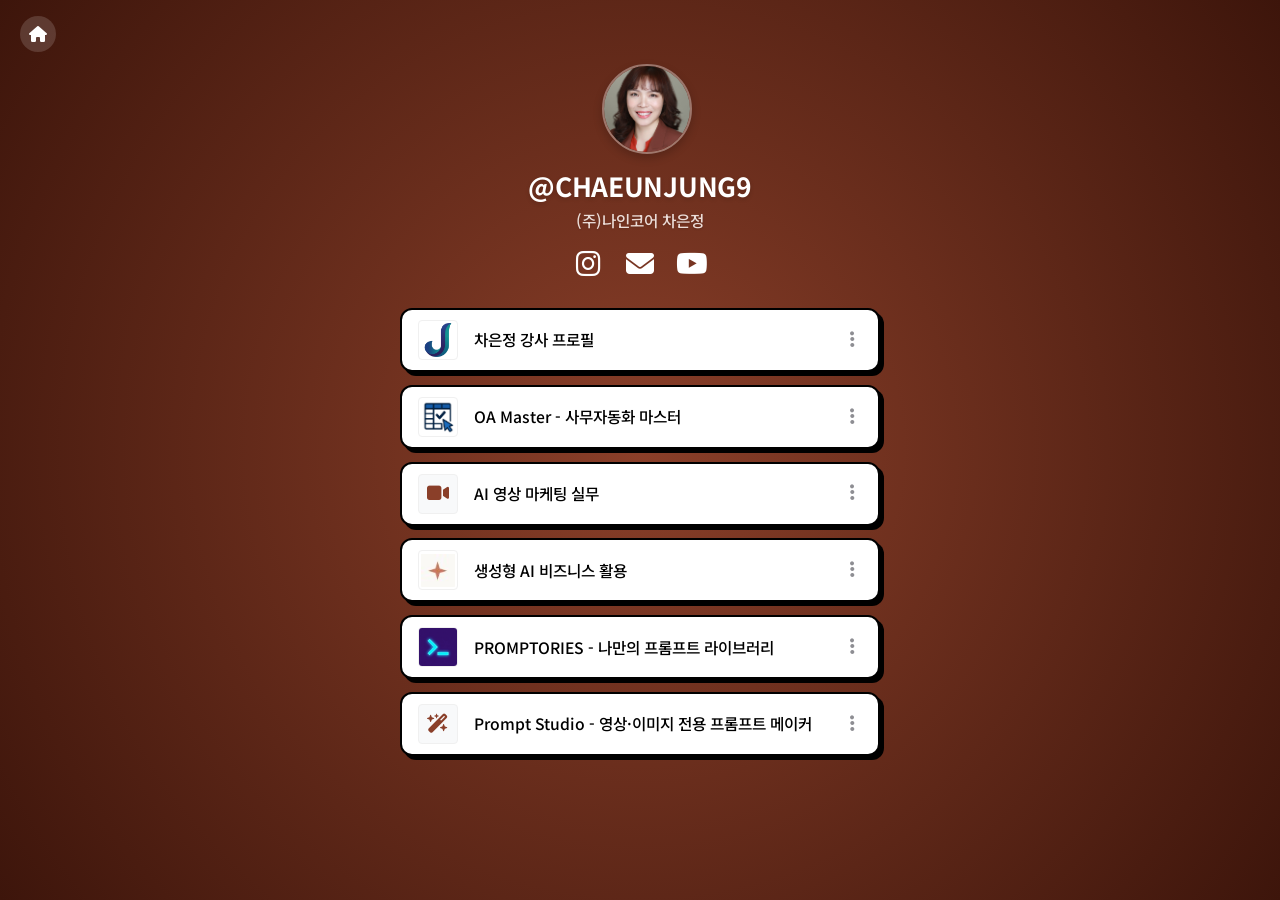
<file: index.html>
<!DOCTYPE html>
<html lang="ko">
<head>
    <meta charset="UTF-8">
    <meta name="viewport" content="width=device-width, initial-scale=1.0">
    <title>@CHAEUNJUNG9 링크트리 | 차은정</title>
    
    <!-- SEO Meta Tags -->
    <meta name="description" content="(주)나인코어 차은정의 도서, 프로젝트 및 주요 소셜 미디어 링크 모음 페이지입니다.">
    <meta name="keywords" content="차은정, 나인코어, 링크트리, 챗GPT, 자기소개서, 면접 트레이닝, OA Master, PROMPTORIES, 차쌤의 통하는 클라스">
    <meta name="author" content="차은정">
    
    <!-- Open Graph / Facebook -->
    <meta property="og:type" content="website">
    <meta property="og:title" content="@CHAEUNJUNG9 링크트리 | 차은정">
    <meta property="og:description" content="(주)나인코어 차은정의 도서, 프로젝트 및 주요 링크 모음">
    <meta property="og:image" content="images/cha-eunjung-profile.jpg">
    
    <!-- Fonts -->
    <link rel="preconnect" href="https://fonts.googleapis.com">
    <link rel="preconnect" href="https://fonts.gstatic.com" crossorigin>
    <link href="https://fonts.googleapis.com/css2?family=Noto+Sans+KR:wght@300;400;500;700;900&display=swap" rel="stylesheet">
    
    <!-- FontAwesome for Icons -->
    <link rel="stylesheet" href="https://cdnjs.cloudflare.com/ajax/libs/font-awesome/6.4.0/css/all.min.css">
    
    <style>
        :root {
            --font-family-ko: 'Noto Sans KR', sans-serif;
            /* Harmonizes with the rich terracotta brown jacket and warm red inner shirt in the photo */
            --bg-gradient: radial-gradient(circle at center, #8a3f29 0%, #3d150b 100%);
            --button-bg: #ffffff;
            --button-text: #000000;
            --button-border: #000000;
            --text-primary: #ffffff; /* White text for excellent contrast on dark background */
            --text-secondary: #ebdcd7; /* Warm light beige secondary text */
            --card-shadow: 4px 4px 0px #000000;
            --transition: all 0.15s ease;
        }

        * {
            box-sizing: border-box;
            margin: 0;
            padding: 0;
        }

        body {
            font-family: var(--font-family-ko);
            background: var(--bg-gradient);
            background-attachment: fixed;
            min-height: 100vh;
            color: var(--text-primary);
            display: flex;
            flex-direction: column;
            align-items: center;
            justify-content: flex-start;
            padding: 1rem 1.25rem 1rem 1.25rem;
            overflow-x: hidden;
            position: relative;
            -ms-overflow-style: none; /* IE and Edge */
            scrollbar-width: none; /* Firefox */
        }

        body::-webkit-scrollbar {
            display: none; /* Chrome, Safari, Opera */
        }

        /* Container */
        .container {
            width: 100%;
            max-width: 480px;
            display: flex;
            flex-direction: column;
            align-items: center;
            position: relative;
            min-height: auto;
            padding-top: 3rem;
        }

        /* Home Return Button (Top Left) */
        .home-btn {
            position: absolute;
            top: 1rem;
            left: 1.25rem;
            background: rgba(255, 255, 255, 0.15);
            color: var(--text-primary);
            border: none;
            width: 36px;
            height: 36px;
            border-radius: 50%;
            display: flex;
            align-items: center;
            justify-content: center;
            cursor: pointer;
            text-decoration: none;
            transition: var(--transition);
            z-index: 10;
        }

        .home-btn:hover {
            background: rgba(255, 255, 255, 0.25);
            transform: scale(1.08);
        }

        .home-btn i {
            font-size: 1rem;
        }

        /* Profile Section */
        .profile {
            display: flex;
            flex-direction: column;
            align-items: center;
            margin-bottom: 1.25rem;
            text-align: center;
        }

        .avatar-wrapper {
            position: relative;
            width: 90px;
            height: 90px;
            border-radius: 50%;
            overflow: hidden;
            margin-bottom: 0.75rem;
            border: 2px solid rgba(255, 255, 255, 0.35);
            box-shadow: 0 4px 10px rgba(0,0,0,0.2);
            left: 7px;
        }

        .avatar {
            width: 100%;
            height: 100%;
            object-fit: cover;
        }

        .username {
            font-size: 1.65rem;
            font-weight: 700;
            letter-spacing: -0.01em;
            margin-bottom: 0.25rem;
            color: var(--text-primary);
            text-shadow: 0 2px 4px rgba(0, 0, 0, 0.15);
        }

        .subtitle {
            font-size: 0.98rem;
            font-weight: 500;
            color: var(--text-secondary);
            margin-bottom: 1rem;
            text-shadow: 0 1px 2px rgba(0, 0, 0, 0.15);
        }

        /* Social Icons */
        .social-icons {
            display: flex;
            gap: 1.25rem;
            margin-bottom: 0.5rem;
        }

        .social-icon {
            color: var(--text-primary);
            font-size: 1.75rem;
            transition: var(--transition);
            text-decoration: none;
            display: flex;
            align-items: center;
            justify-content: center;
            width: 32px;
            height: 32px;
        }

        .social-icon:hover {
            transform: scale(1.15);
            color: #ffaca0; /* Soft warm coral/red matching the inner shirt red for hover effect */
        }

        /* Links List */
        .links-list {
            width: 100%;
            display: flex;
            flex-direction: column;
            gap: 0.8rem;
            margin-bottom: 0.5rem;
        }

        /* Link Card */
        .link-card {
            width: 100%;
            height: 64px;
            background: var(--button-bg);
            border-radius: 12px;
            color: var(--button-text);
            text-decoration: none;
            display: flex;
            align-items: center;
            padding: 0.5rem 1rem;
            border: 2px solid var(--button-border);
            box-shadow: var(--card-shadow);
            transition: var(--transition);
            position: relative;
        }

        .link-card:hover {
            transform: translate(-2px, -2px);
            box-shadow: 6px 6px 0px #000000;
        }

        .link-card:active {
            transform: translate(2px, 2px);
            box-shadow: 2px 2px 0px #000000;
        }

        .link-thumb {
            width: 40px;
            height: 40px;
            border-radius: 4px;
            object-fit: cover;
            margin-right: 1rem;
            flex-shrink: 0;
            border: 1px solid #f0f0f0;
            background-color: #ffffff;
        }

        .logo-img {
            object-fit: contain;
            padding: 2px;
        }

        .link-text {
            flex-grow: 1;
            font-size: 0.98rem;
            font-weight: 500;
            color: #000000;
            text-align: left;
            display: -webkit-box;
            -webkit-line-clamp: 2;
            line-clamp: 2;
            -webkit-box-orient: vertical;
            overflow: hidden;
            line-height: 1.35;
        }

        .more-btn {
            color: #8e8e93;
            font-size: 1.15rem;
            flex-shrink: 0;
            margin-left: 0.5rem;
            display: flex;
            align-items: center;
            justify-content: center;
            width: 20px;
        }

        .link-card:hover .more-btn {
            color: #000000;
        }



        /* Toast notification for sharing */
        .toast {
            position: fixed;
            bottom: 2rem;
            left: 50%;
            transform: translateX(-50%) translateY(100px);
            background: rgba(0, 0, 0, 0.85);
            color: white;
            padding: 0.75rem 1.5rem;
            border-radius: 30px;
            font-size: 0.9rem;
            font-weight: 500;
            z-index: 1000;
            box-shadow: 0 4px 16px rgba(0,0,0,0.3);
            transition: transform 0.3s cubic-bezier(0.175, 0.885, 0.32, 1.275);
            pointer-events: none;
            display: flex;
            align-items: center;
            gap: 0.5rem;
        }

        .toast.show {
            transform: translateX(-50%) translateY(0);
        }
    </style>
</head>
<body>
    <!-- Home Return Button (aligned with close button on parent modal) -->
    <a href="portfolio.html" class="home-btn" title="포트폴리오 돌아가기" id="btn-back-portfolio" onclick="handleHomeClick(event)">
        <i class="fa-solid fa-house"></i>
    </a>

    <div class="container">

        <!-- Profile Section -->
        <div class="profile">
            <div class="avatar-wrapper">
                <img src="images/cha-eunjung-3x4cm-bg-modified.jpg" alt="차은정 프로필 사진" class="avatar">
            </div>
            <h1 class="username">@CHAEUNJUNG9</h1>
            <p class="subtitle">(주)나인코어 차은정</p>
            
            <!-- Social Icons -->
            <div class="social-icons">
                <a href="https://instagram.com/chaeunjung9" class="social-icon" target="_blank" title="Instagram" id="link-instagram">
                    <i class="fa-brands fa-instagram"></i>
                </a>
                <a href="mailto:teacha99@gmail.com" class="social-icon" title="Email" id="link-email">
                    <i class="fa-solid fa-envelope"></i>
                </a>
                <a href="https://www.youtube.com/hrdmaker" class="social-icon" target="_blank" title="YouTube" id="link-youtube">
                    <i class="fa-brands fa-youtube"></i>
                </a>
            </div>
        </div>

        <!-- Links List -->
        <div class="links-list">
            <!-- Link 1 (Profile) -->
            <a href="portfolio.html" class="link-card" target="_blank" id="link-profile">
                <img src="images/favicon.png" alt="차은정 강사 프로필 로고" class="link-thumb logo-img">
                <span class="link-text">차은정 강사 프로필</span>
                <i class="fa-solid fa-ellipsis-vertical more-btn"></i>
            </a>

            <!-- Link 2 (OA Master) -->
            <a href="https://9core1.github.io/oa_master" class="link-card" target="_blank" id="link-oa-master">
                <img src="images/logo-oa-master.png" alt="OA Master 로고" class="link-thumb logo-img">
                <span class="link-text">OA Master - 사무자동화 마스터</span>
                <i class="fa-solid fa-ellipsis-vertical more-btn"></i>
            </a>

            <!-- Link 3 (AI Video Marketing) -->
            <a href="https://9core1.github.io/contents/" class="link-card" target="_blank" id="link-ai-marketing">
                <div class="link-thumb logo-img" style="display: flex; align-items: center; justify-content: center; background-color: #f8f9fa;">
                    <i class="fa-solid fa-video" style="font-size: 1.2rem; color: #8a3f29;"></i>
                </div>
                <span class="link-text">AI 영상 마케팅 실무</span>
                <i class="fa-solid fa-ellipsis-vertical more-btn"></i>
            </a>

            <!-- Link 4 (Biz) -->
            <a href="https://cha-ssem.github.io/biz/" class="link-card" target="_blank" id="link-biz">
                <img src="images/logo-biz.jpg" alt="biz 로고" class="link-thumb logo-img">
                <span class="link-text">생성형 AI 비즈니스 활용</span>
                <i class="fa-solid fa-ellipsis-vertical more-btn"></i>
            </a>
                        
            <!-- Link 5 (PROMPTORIES) -->
            <a href="https://9core1.github.io/promptories" class="link-card" target="_blank" id="link-promptories">
                <img src="images/logo-promptories.jpg" alt="PROMPTORIES 로고" class="link-thumb">
                <span class="link-text">PROMPTORIES - 나만의 프롬프트 라이브러리</span>
                <i class="fa-solid fa-ellipsis-vertical more-btn"></i>
            </a>

            <!-- Link 6 (Prompt Studio) -->
            <a href="https://9core1.github.io/promptmaker/" class="link-card" target="_blank" id="link-prompt-studio">
                <div class="link-thumb logo-img" style="display: flex; align-items: center; justify-content: center; background-color: #f8f9fa;">
                    <i class="fa-solid fa-wand-magic-sparkles" style="font-size: 1.2rem; color: #8a3f29;"></i>
                </div>
                <span class="link-text">Prompt Studio - 영상·이미지 전용 프롬프트 메이커</span>
                <i class="fa-solid fa-ellipsis-vertical more-btn"></i>
            </a>

        </div>


    </div>

    <!-- Toast Notification -->
    <div id="share-toast" class="toast">
        <i class="fa-solid fa-check-circle"></i>
        <span>링크가 클립보드에 복사되었습니다!</span>
    </div>

    <script>
        function copyLinkTreeUrl() {
            const dummy = document.createElement('input');
            const text = window.location.href;
            
            document.body.appendChild(dummy);
            dummy.value = text;
            dummy.select();
            
            try {
                document.execCommand('copy');
                const toast = document.getElementById('share-toast');
                toast.classList.add('show');
                
                setTimeout(() => {
                    toast.classList.remove('show');
                }, 2000);
            } catch (err) {
                console.error('URL 복사 실패:', err);
            } finally {
                document.body.removeChild(dummy);
            }
        }
        function handleHomeClick(event) {
            if (window.self !== window.top) {
                event.preventDefault();
                window.parent.postMessage('close-linktree-modal', '*');
            }
        }
    </script>
</body>
</html>
</file>
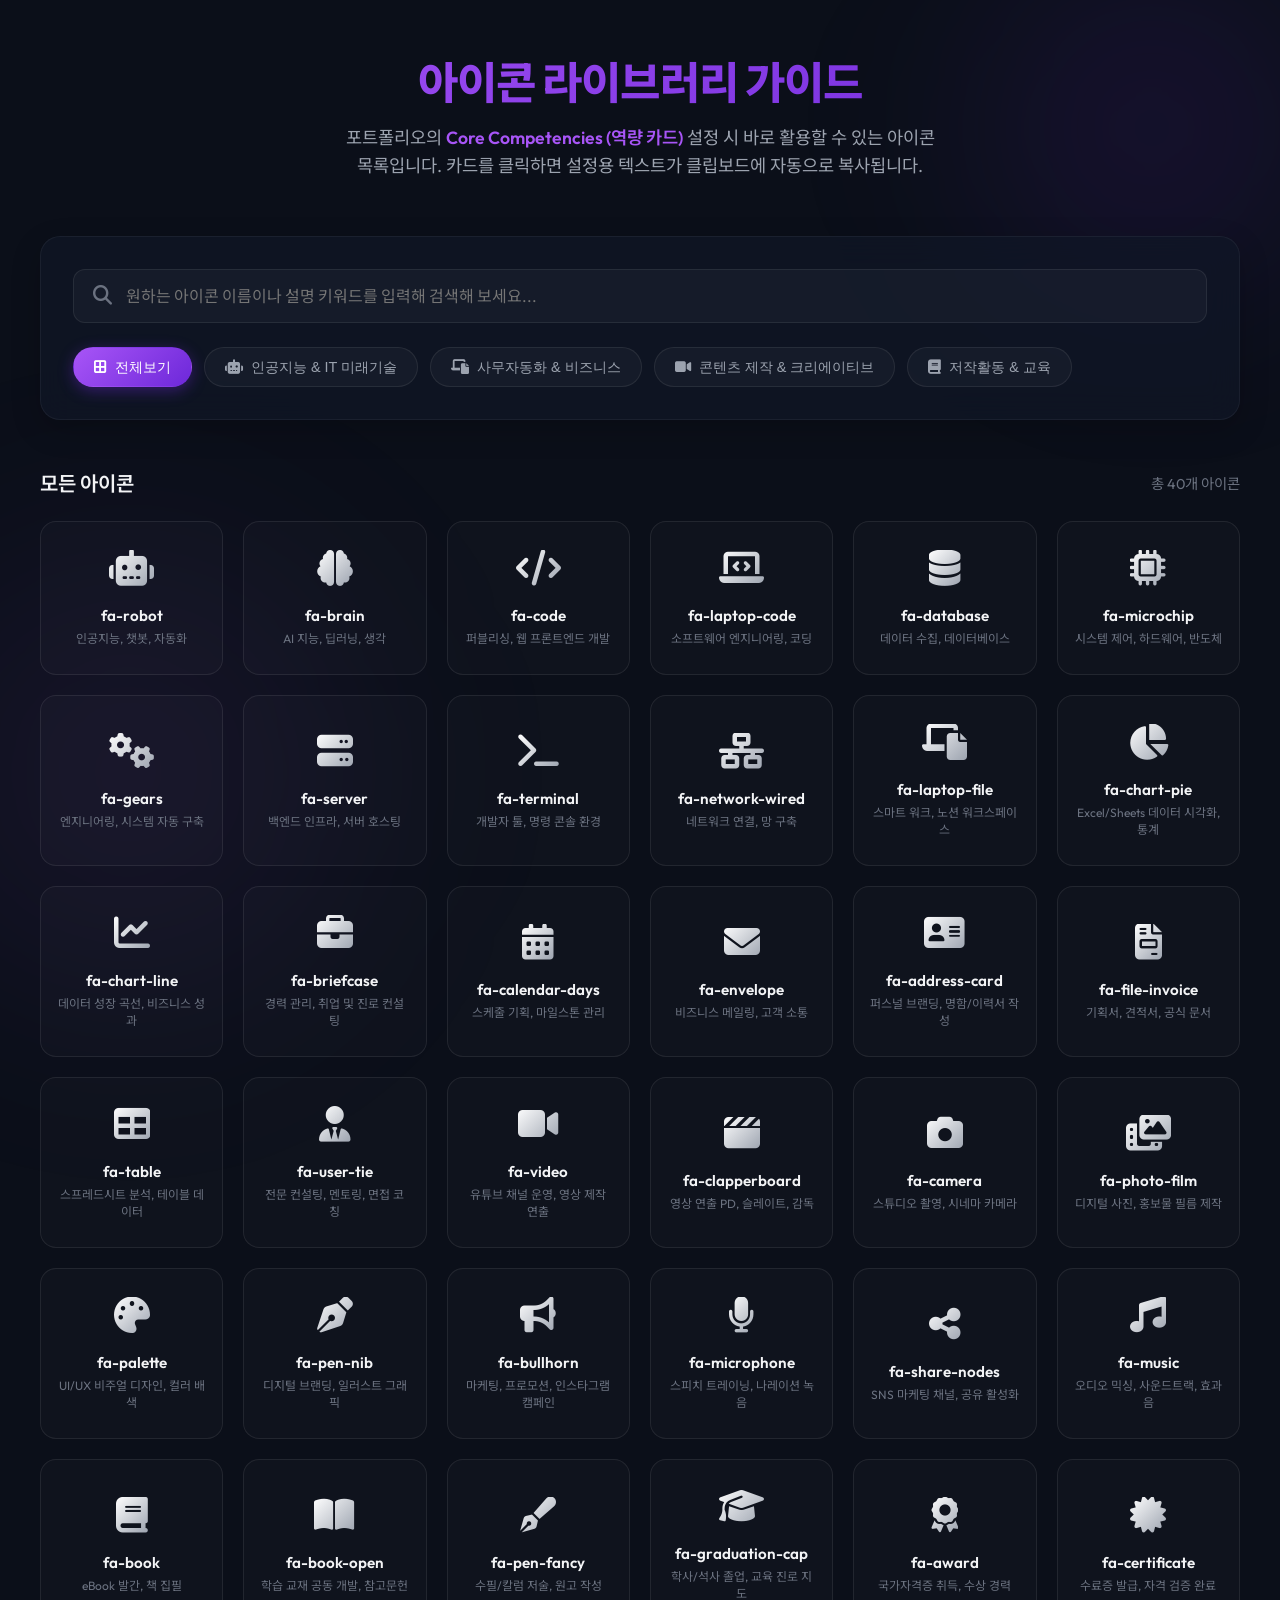
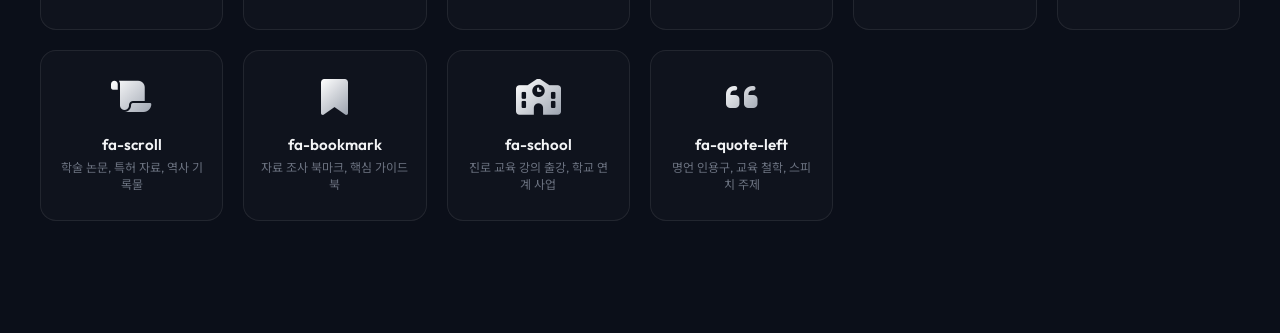
<file: icon-list.html>
<!DOCTYPE html>
<html lang="ko">
<head>
    <meta charset="UTF-8">
    <meta name="viewport" content="width=device-width, initial-scale=1.0">
    <title>포트폴리오 아이콘 라이브러리 가이드</title>
    
    <!-- Google Fonts -->
    <link rel="preconnect" href="https://fonts.googleapis.com">
    <link rel="preconnect" href="https://fonts.gstatic.com" crossorigin>
    <link href="https://fonts.googleapis.com/css2?family=Noto+Sans+KR:wght@300;400;500;700&family=Outfit:wght@300;400;600;800&display=swap" rel="stylesheet">
    
    <!-- FontAwesome v6.4.0 CDN (프로젝트 동기화) -->
    <link rel="stylesheet" href="https://cdnjs.cloudflare.com/ajax/libs/font-awesome/6.4.0/css/all.min.css">
    
    <style>
        :root {
            --bg-primary: #0b0f19;
            --bg-secondary: #111827;
            --bg-tertiary: #1f2937;
            --accent-primary: #6d28d9;
            --accent-secondary: #a855f7;
            --text-primary: #f3f4f6;
            --text-secondary: #9ca3af;
            --text-muted: #6b7280;
            --border-color: rgba(255, 255, 255, 0.08);
            --transition-smooth: all 0.3s cubic-bezier(0.4, 0, 0.2, 1);
            --glass-bg: rgba(17, 24, 39, 0.7);
            --glass-border: rgba(255, 255, 255, 0.05);
        }

        * {
            box-sizing: border-box;
            margin: 0;
            padding: 0;
        }

        body {
            font-family: 'Outfit', 'Noto Sans KR', sans-serif;
            background-color: var(--bg-primary);
            color: var(--text-primary);
            min-height: 100vh;
            padding: 3rem 1.5rem;
            display: flex;
            flex-direction: column;
            align-items: center;
        }

        /* Background Deco */
        .bg-glow {
            position: fixed;
            width: 40vw;
            height: 40vw;
            border-radius: 50%;
            background: radial-gradient(circle, rgba(109, 40, 217, 0.15) 0%, rgba(0,0,0,0) 70%);
            z-index: -1;
            top: -10vw;
            right: -10vw;
            filter: blur(80px);
        }
        .bg-glow-2 {
            position: fixed;
            width: 50vw;
            height: 50vw;
            border-radius: 50%;
            background: radial-gradient(circle, rgba(168, 85, 247, 0.1) 0%, rgba(0,0,0,0) 70%);
            z-index: -1;
            bottom: -15vw;
            left: -15vw;
            filter: blur(100px);
        }

        .container {
            width: 100%;
            max-width: 1200px;
            z-index: 10;
        }

        /* Header Styles */
        header {
            text-align: center;
            margin-bottom: 3.5rem;
        }

        header h1 {
            font-size: 2.75rem;
            font-weight: 800;
            margin-bottom: 0.75rem;
            background: linear-gradient(135deg, #a855f7, #6d28d9);
            -webkit-background-clip: text;
            background-clip: text;
            -webkit-text-fill-color: transparent;
            letter-spacing: -0.02em;
        }

        header p {
            color: var(--text-secondary);
            font-size: 1.1rem;
            max-width: 600px;
            margin: 0 auto;
            line-height: 1.6;
        }

        header span {
            color: var(--accent-secondary);
            font-weight: 600;
        }

        /* Controls Section */
        .controls {
            display: flex;
            flex-direction: column;
            gap: 1.5rem;
            margin-bottom: 3rem;
            padding: 2rem;
            background: var(--glass-bg);
            border: 1px solid var(--glass-border);
            border-radius: 20px;
            backdrop-filter: blur(16px);
            box-shadow: 0 10px 30px rgba(0, 0, 0, 0.2);
        }

        /* Search input */
        .search-wrapper {
            position: relative;
            width: 100%;
        }

        .search-wrapper i {
            position: absolute;
            left: 1.25rem;
            top: 50%;
            transform: translateY(-50%);
            color: var(--text-muted);
            font-size: 1.2rem;
        }

        .search-input {
            width: 100%;
            padding: 1rem 1rem 1rem 3.25rem;
            border-radius: 12px;
            background: rgba(255, 255, 255, 0.03);
            border: 1px solid var(--border-color);
            color: var(--text-primary);
            font-size: 1rem;
            font-family: inherit;
            transition: var(--transition-smooth);
        }

        .search-input:focus {
            outline: none;
            border-color: var(--accent-secondary);
            background: rgba(255, 255, 255, 0.06);
            box-shadow: 0 0 15px rgba(168, 85, 247, 0.25);
        }

        /* Filter Tabs */
        .filters {
            display: flex;
            flex-wrap: wrap;
            gap: 0.75rem;
            list-style: none;
        }

        .filter-btn {
            padding: 0.6rem 1.25rem;
            border-radius: 30px;
            background: rgba(255, 255, 255, 0.03);
            border: 1px solid var(--border-color);
            color: var(--text-secondary);
            font-size: 0.9rem;
            font-weight: 500;
            cursor: pointer;
            transition: var(--transition-smooth);
            display: flex;
            align-items: center;
            gap: 0.5rem;
        }

        .filter-btn:hover {
            color: var(--text-primary);
            background: rgba(255, 255, 255, 0.08);
            border-color: var(--text-secondary);
        }

        .filter-btn.active {
            color: #ffffff;
            background: linear-gradient(135deg, var(--accent-secondary), var(--accent-primary));
            border-color: transparent;
            box-shadow: 0 4px 15px rgba(109, 40, 217, 0.4);
        }

        /* Grid Layout */
        .grid-header {
            margin-bottom: 1.5rem;
            font-size: 1.25rem;
            font-weight: 600;
            color: var(--text-primary);
            display: flex;
            justify-content: space-between;
            align-items: center;
        }

        .grid-header span {
            font-size: 0.9rem;
            color: var(--text-muted);
            font-weight: 400;
        }

        .icons-grid {
            display: grid;
            grid-template-columns: repeat(auto-fill, minmax(180px, 1fr));
            gap: 1.25rem;
            margin-bottom: 4rem;
        }

        /* Card Styles */
        .icon-card {
            background: rgba(255, 255, 255, 0.02);
            border: 1px solid var(--border-color);
            border-radius: 16px;
            padding: 1.75rem 1rem;
            display: flex;
            flex-direction: column;
            align-items: center;
            justify-content: center;
            cursor: pointer;
            transition: var(--transition-smooth);
            position: relative;
            overflow: hidden;
        }

        .icon-card::before {
            content: '';
            position: absolute;
            top: 0;
            left: 0;
            width: 100%;
            height: 100%;
            background: linear-gradient(135deg, rgba(168, 85, 247, 0.08), rgba(109, 40, 217, 0.08));
            opacity: 0;
            transition: var(--transition-smooth);
        }

        .icon-card:hover {
            transform: translateY(-5px);
            border-color: rgba(168, 85, 247, 0.3);
            box-shadow: 0 8px 25px rgba(0, 0, 0, 0.3);
        }

        .icon-card:hover::before {
            opacity: 1;
        }

        .icon-card i {
            font-size: 2.25rem;
            margin-bottom: 1.25rem;
            background: linear-gradient(135deg, #ffffff, var(--text-secondary));
            -webkit-background-clip: text;
            background-clip: text;
            -webkit-text-fill-color: transparent;
            transition: var(--transition-smooth);
            z-index: 2;
        }

        .icon-card:hover i {
            background: linear-gradient(135deg, #ffffff, var(--accent-secondary));
            -webkit-background-clip: text;
            background-clip: text;
            -webkit-text-fill-color: transparent;
            transform: scale(1.1);
        }

        .icon-name {
            font-size: 0.95rem;
            font-weight: 600;
            color: var(--text-primary);
            margin-bottom: 0.25rem;
            z-index: 2;
        }

        .icon-desc {
            font-size: 0.75rem;
            color: var(--text-muted);
            text-align: center;
            z-index: 2;
        }

        .copy-badge {
            position: absolute;
            bottom: 0.5rem;
            font-size: 0.7rem;
            color: var(--accent-secondary);
            font-weight: 600;
            opacity: 0;
            transform: translateY(5px);
            transition: var(--transition-smooth);
            z-index: 2;
        }

        .icon-card:hover .copy-badge {
            opacity: 1;
            transform: translateY(0);
        }

        /* Toast Popup Notification */
        .toast {
            position: fixed;
            bottom: 2rem;
            background: linear-gradient(135deg, var(--accent-primary), var(--accent-secondary));
            color: #ffffff;
            padding: 1rem 2rem;
            border-radius: 30px;
            font-weight: 600;
            box-shadow: 0 10px 25px rgba(109, 40, 217, 0.5);
            display: flex;
            align-items: center;
            gap: 0.75rem;
            transform: translateY(100px);
            opacity: 0;
            transition: all 0.4s cubic-bezier(0.175, 0.885, 0.32, 1.275);
            z-index: 1000;
        }

        .toast.show {
            transform: translateY(0);
            opacity: 1;
        }

        .toast i {
            font-size: 1.2rem;
        }

        /* Empty State */
        .empty-state {
            display: none;
            flex-direction: column;
            align-items: center;
            justify-content: center;
            padding: 4rem 2rem;
            text-align: center;
            color: var(--text-muted);
        }

        .empty-state i {
            font-size: 3rem;
            margin-bottom: 1rem;
        }

        /* Responsive adjustments */
        @media (max-width: 768px) {
            header h1 {
                font-size: 2.2rem;
            }
            .controls {
                padding: 1.25rem;
            }
            .icons-grid {
                grid-template-columns: repeat(auto-fill, minmax(140px, 1fr));
            }
        }
    </style>
</head>
<body>
    <div class="bg-glow"></div>
    <div class="bg-glow-2"></div>

    <div class="container">
        <!-- Header -->
        <header>
            <h1>아이콘 라이브러리 가이드</h1>
            <p>포트폴리오의 <span>Core Competencies (역량 카드)</span> 설정 시 바로 활용할 수 있는 아이콘 목록입니다. 카드를 클릭하면 설정용 텍스트가 클립보드에 자동으로 복사됩니다.</p>
        </header>

        <!-- Search and Filter Controls -->
        <div class="controls">
            <div class="search-wrapper">
                <i class="fa-solid fa-magnifying-glass"></i>
                <input type="text" id="search-input" class="search-input" placeholder="원하는 아이콘 이름이나 설명 키워드를 입력해 검색해 보세요...">
            </div>
            
            <ul class="filters" id="filters">
                <li><button class="filter-btn active" data-filter="all"><i class="fa-solid fa-border-all"></i>전체보기</button></li>
                <li><button class="filter-btn" data-filter="it"><i class="fa-solid fa-robot"></i>인공지능 & IT 미래기술</button></li>
                <li><button class="filter-btn" data-filter="oa"><i class="fa-solid fa-laptop-file"></i>사무자동화 & 비즈니스</button></li>
                <li><button class="filter-btn" data-filter="media"><i class="fa-solid fa-video"></i>콘텐츠 제작 & 크리에이티브</button></li>
                <li><button class="filter-btn" data-filter="writing"><i class="fa-solid fa-book"></i>저작활동 & 교육</button></li>
            </ul>
        </div>

        <!-- Grid Header -->
        <div class="grid-header">
            <div id="grid-title">모든 아이콘</div>
            <span id="icon-counter">총 0개 아이콘 목록</span>
        </div>

        <!-- Empty State -->
        <div class="empty-state" id="empty-state">
            <i class="fa-solid fa-face-sad-tear"></i>
            <h3>검색 결과가 없습니다.</h3>
            <p>다른 키워드로 다시 검색해 보세요.</p>
        </div>

        <!-- Icons Grid -->
        <div class="icons-grid" id="icons-grid">
            <!-- Dynamic Injection -->
        </div>
    </div>

    <!-- Toast Success Popup -->
    <div class="toast" id="toast">
        <i class="fa-solid fa-circle-check"></i>
        <span id="toast-text">복사 완료! data.json 파일의 "icon" 필드에 붙여넣어 설정하세요.</span>
    </div>

    <script>
        // Icon Library Dataset
        const iconsData = [
            // IT / AI
            { name: 'fa-robot', category: 'it', desc: '인공지능, 챗봇, 자동화' },
            { name: 'fa-brain', category: 'it', desc: 'AI 지능, 딥러닝, 생각' },
            { name: 'fa-code', category: 'it', desc: '퍼블리싱, 웹 프론트엔드 개발' },
            { name: 'fa-laptop-code', category: 'it', desc: '소프트웨어 엔지니어링, 코딩' },
            { name: 'fa-database', category: 'it', desc: '데이터 수집, 데이터베이스' },
            { name: 'fa-microchip', category: 'it', desc: '시스템 제어, 하드웨어, 반도체' },
            { name: 'fa-gears', category: 'it', desc: '엔지니어링, 시스템 자동 구축' },
            { name: 'fa-server', category: 'it', desc: '백엔드 인프라, 서버 호스팅' },
            { name: 'fa-terminal', category: 'it', desc: '개발자 툴, 명령 콘솔 환경' },
            { name: 'fa-network-wired', category: 'it', desc: '네트워크 연결, 망 구축' },
            
            // OA / Business
            { name: 'fa-laptop-file', category: 'oa', desc: '스마트 워크, 노션 워크스페이스' },
            { name: 'fa-chart-pie', category: 'oa', desc: 'Excel/Sheets 데이터 시각화, 통계' },
            { name: 'fa-chart-line', category: 'oa', desc: '데이터 성장 곡선, 비즈니스 성과' },
            { name: 'fa-briefcase', category: 'oa', desc: '경력 관리, 취업 및 진로 컨설팅' },
            { name: 'fa-calendar-days', category: 'oa', desc: '스케줄 기획, 마일스톤 관리' },
            { name: 'fa-envelope', category: 'oa', desc: '비즈니스 메일링, 고객 소통' },
            { name: 'fa-address-card', category: 'oa', desc: '퍼스널 브랜딩, 명함/이력서 작성' },
            { name: 'fa-file-invoice', category: 'oa', desc: '기획서, 견적서, 공식 문서' },
            { name: 'fa-table', category: 'oa', desc: '스프레드시트 분석, 테이블 데이터' },
            { name: 'fa-user-tie', category: 'oa', desc: '전문 컨설팅, 멘토링, 면접 코칭' },
            
            // Media / Creative
            { name: 'fa-video', category: 'media', desc: '유튜브 채널 운영, 영상 제작 연출' },
            { name: 'fa-clapperboard', category: 'media', desc: '영상 연출 PD, 슬레이트, 감독' },
            { name: 'fa-camera', category: 'media', desc: '스튜디오 촬영, 시네마 카메라' },
            { name: 'fa-photo-film', category: 'media', desc: '디지털 사진, 홍보물 필름 제작' },
            { name: 'fa-palette', category: 'media', desc: 'UI/UX 비주얼 디자인, 컬러 배색' },
            { name: 'fa-pen-nib', category: 'media', desc: '디지털 브랜딩, 일러스트 그래픽' },
            { name: 'fa-bullhorn', category: 'media', desc: '마케팅, 프로모션, 인스타그램 캠페인' },
            { name: 'fa-microphone', category: 'media', desc: '스피치 트레이닝, 나레이션 녹음' },
            { name: 'fa-share-nodes', category: 'media', desc: 'SNS 마케팅 채널, 공유 활성화' },
            { name: 'fa-music', category: 'media', desc: '오디오 믹싱, 사운드트랙, 효과음' },
            
            // Education / Writing
            { name: 'fa-book', category: 'writing', desc: 'eBook 발간, 책 집필' },
            { name: 'fa-book-open', category: 'writing', desc: '학습 교재 공동 개발, 참고문헌' },
            { name: 'fa-pen-fancy', category: 'writing', desc: '수필/칼럼 저술, 원고 작성' },
            { name: 'fa-graduation-cap', category: 'writing', desc: '학사/석사 졸업, 교육 진로 지도' },
            { name: 'fa-award', category: 'writing', desc: '국가자격증 취득, 수상 경력' },
            { name: 'fa-certificate', category: 'writing', desc: '수료증 발급, 자격 검증 완료' },
            { name: 'fa-scroll', category: 'writing', desc: '학술 논문, 특허 자료, 역사 기록물' },
            { name: 'fa-bookmark', category: 'writing', desc: '자료 조사 북마크, 핵심 가이드북' },
            { name: 'fa-school', category: 'writing', desc: '진로 교육 강의 출강, 학교 연계 사업' },
            { name: 'fa-quote-left', category: 'writing', desc: '명언 인용구, 교육 철학, 스피치 주제' }
        ];

        const iconsGrid = document.getElementById('icons-grid');
        const searchInput = document.getElementById('search-input');
        const filterBtns = document.querySelectorAll('.filter-btn');
        const iconCounter = document.getElementById('icon-counter');
        const gridTitle = document.getElementById('grid-title');
        const emptyState = document.getElementById('empty-state');
        const toast = document.getElementById('toast');
        const toastText = document.getElementById('toast-text');

        let currentFilter = 'all';
        let searchQuery = '';

        // Render Icons
        function renderIcons() {
            iconsGrid.innerHTML = '';
            
            const filtered = iconsData.filter(icon => {
                const matchesCategory = currentFilter === 'all' || icon.category === currentFilter;
                const matchesSearch = icon.name.toLowerCase().includes(searchQuery.toLowerCase()) || 
                                      icon.desc.toLowerCase().includes(searchQuery.toLowerCase());
                return matchesCategory && matchesSearch;
            });

            if (filtered.length === 0) {
                emptyState.style.display = 'flex';
                iconCounter.textContent = '검색된 아이콘 없음';
            } else {
                emptyState.style.display = 'none';
                iconCounter.textContent = `총 ${filtered.length}개 아이콘`;
                
                filtered.forEach(icon => {
                    const card = document.createElement('div');
                    card.className = 'icon-card';
                    card.innerHTML = `
                        <i class="fa-solid ${icon.name}"></i>
                        <div class="icon-name">${icon.name}</div>
                        <div class="icon-desc">${icon.desc}</div>
                        <span class="copy-badge">클릭하여 복사</span>
                    `;
                    
                    // Click Event -> Copy to Clipboard
                    card.addEventListener('click', () => {
                        copyToClipboard(icon.name);
                    });
                    
                    iconsGrid.appendChild(card);
                });
            }
        }

        // Copy Handler
        function copyToClipboard(text) {
            navigator.clipboard.writeText(text).then(() => {
                showToast(`"${text}" 복사 완료! data.json의 "icon" 필드에 붙여넣으세요.`);
            }).catch(err => {
                console.error('클립보드 복사 실패:', err);
                // Fallback for older browsers
                const tempEl = document.createElement('textarea');
                tempEl.value = text;
                document.body.appendChild(tempEl);
                tempEl.select();
                document.execCommand('copy');
                document.body.removeChild(tempEl);
                showToast(`"${text}" 복사 완료! data.json의 "icon" 필드에 붙여넣으세요.`);
            });
        }

        // Toast Trigger
        function showToast(message) {
            toastText.textContent = message;
            toast.classList.add('show');
            setTimeout(() => {
                toast.classList.remove('show');
            }, 3000);
        }

        // Search Input Event
        searchInput.addEventListener('input', (e) => {
            searchQuery = e.target.value.trim();
            renderIcons();
        });

        // Filter Click Events
        filterBtns.forEach(btn => {
            btn.addEventListener('click', () => {
                filterBtns.forEach(f => f.classList.remove('active'));
                btn.classList.add('active');
                
                currentFilter = btn.getAttribute('data-filter');
                
                // Update grid title
                const filterLabels = {
                    all: '모든 아이콘',
                    it: '인공지능 & IT 미래기술 아이콘',
                    oa: '사무자동화 & 비즈니스 아이콘',
                    media: '콘텐츠 제작 & 크리에이티브 아이콘',
                    writing: '저작활동 & 교육 아이콘'
                };
                gridTitle.textContent = filterLabels[currentFilter] || '아이콘 목록';
                
                renderIcons();
            });
        });

        // Initial Execution
        renderIcons();
    </script>
</body>
</html>
</file>
